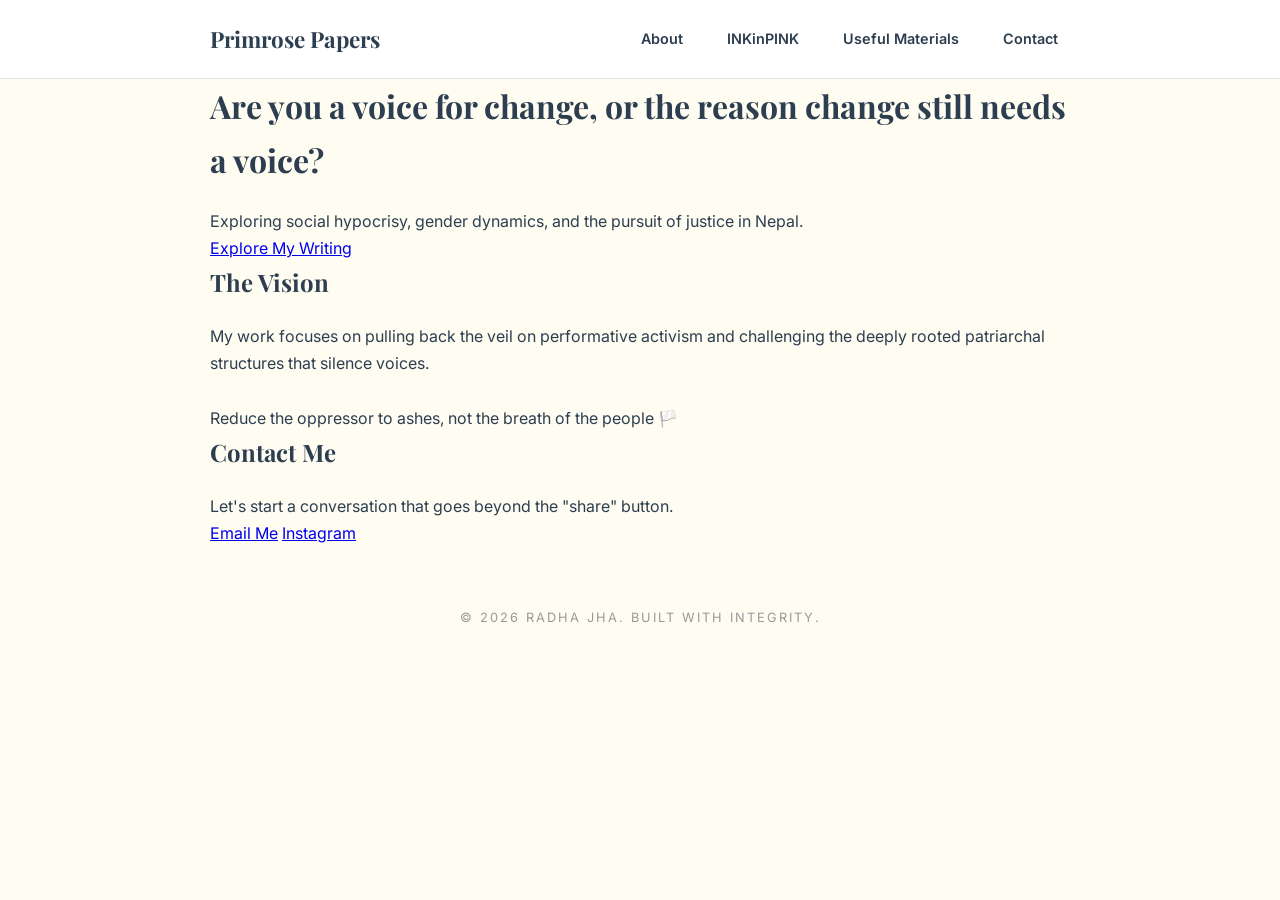
<file: index.html>
<!DOCTYPE html>
<html lang="en">
<head>
    <meta charset="UTF-8">
    <meta name="viewport" content="width=device-width, initial-scale=1.0">
    <title>| Primrose Papers  |</title>
    <link rel="stylesheet" href="style.css">
    <link href="https://fonts.googleapis.com/css2?family=Playfair+Display:wght@700&family=Inter:wght@300;400;600&display=swap" rel="stylesheet">
</head>
<body>

    <nav class="navbar">
        <div class="container">
            <a href="index.html" class="logo">Primrose Papers </a>
            <ul class="nav-links">
                <li><a href="#about">About</a></li>
                <li><a href="read-my-words.html">INKinPINK</a></li>
                <li><a href="useful-materials.html">Useful Materials</a></li>
                <li><a href="#contact">Contact</a></li>
            </ul>
        </div>
    </nav>

    <header class="hero">
        <div class="container">
            <h1>Are you a voice for change, or the reason change still needs a voice?</h1>
            <p>Exploring social hypocrisy, gender dynamics, and the pursuit of justice in Nepal.</p>
            <a href="read-my-words.html" class="btn">Explore My Writing</a>
        </div>
    </header>

    <section id="about" class="section">
        <div class="container">
            <h2>The Vision</h2>
            <p>My work focuses on pulling back the veil on performative activism and challenging the deeply rooted patriarchal structures that silence voices.</p>
      <br><p>Reduce the oppressor to ashes, not the breath of the people 🏳️‍</p>  </div>
    </section>

    <section id="contact" class="section bg-light">
        <div class="container">
            <h2>Contact Me</h2>
            <p>Let's start a conversation that goes beyond the "share" button.</p>
            <div class="contact-links">
                <a href="mailto:rj6730500@example.com" class="contact-item">Email Me</a>
                <a href="https://www.instagram.com/_radhajha4228?igsh=cjlxZmVweGN6b2Mw" target="_blank" class="contact-item">Instagram</a>
            </div>
        </div>
    </section>

    <footer>
        <p>&copy; 2026 Radha Jha. Built with integrity.</p>
    </footer>

</body>
</html>
</file>
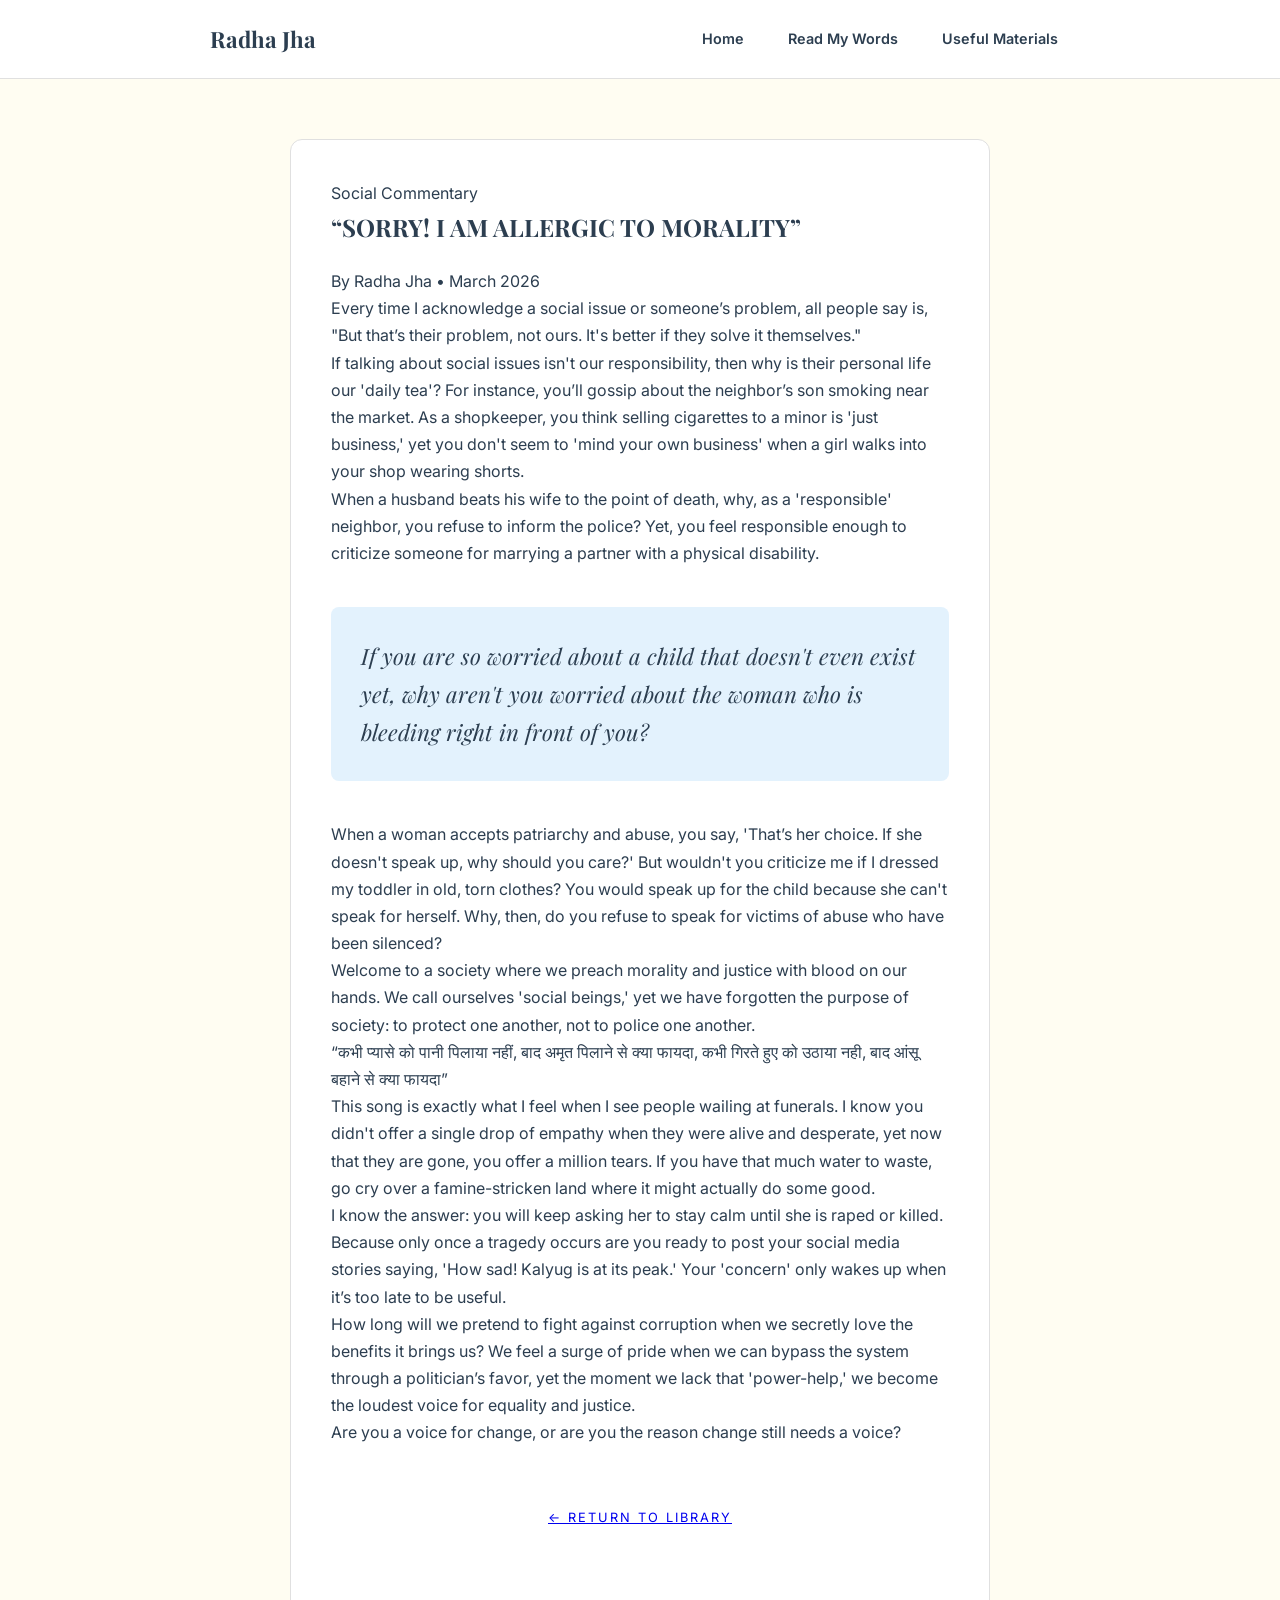
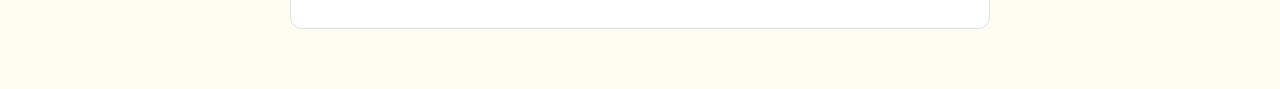
<file: allergic-to-morality.html>
<!DOCTYPE html>
<html lang="en">
<head>
    <meta charset="UTF-8">
    <meta name="viewport" content="width=device-width, initial-scale=1.0">
    <title>Allergic to Morality | Radha Jha</title>
    <link rel="stylesheet" href="../style.css">
    <link href="https://fonts.googleapis.com/css2?family=Playfair+Display:ital,wght@0,700;1,700&family=Inter:wght@300;400;600&display=swap" rel="stylesheet">
</head>
<body>

    <nav class="navbar">
        <div class="container">
            <a href="../index.html" class="logo">Radha Jha</a>
            <ul class="nav-links">
                <li><a href="../index.html">Home</a></li>
                <li><a href="../read-my-words.html">Read My Words</a></li>
                <li><a href="../useful-materials.html">Useful Materials</a></li>
            </ul>
        </div>
    </nav>

    <article class="reading-container">
        <header class="article-header">
            <span class="category">Social Commentary</span>
            <h1 class="italic-title">“SORRY! I AM ALLERGIC TO MORALITY”</h1>
            <div class="article-meta">
                <span>By Radha Jha</span> • <span>March 2026</span>
            </div>
        </header>

        <section class="article-body">
            <p class="lead">Every time I acknowledge a social issue or someone’s problem, all people say is, "But that’s their problem, not ours. It's better if they solve it themselves."</p>

            <p>If talking about social issues isn't our responsibility, then why is their personal life our 'daily tea'? For instance, you’ll gossip about the neighbor’s son smoking near the market. As a shopkeeper, you think selling cigarettes to a minor is 'just business,' yet you don't seem to 'mind your own business' when a girl walks into your shop wearing shorts.</p>

            <p>When a husband beats his wife to the point of death, why, as a 'responsible' neighbor, you refuse to inform the police? Yet, you feel responsible enough to criticize someone for marrying a partner with a physical disability.</p>

            <blockquote>
                If you are so worried about a child that doesn't even exist yet, why aren't you worried about the woman who is bleeding right in front of you?
            </blockquote>

            <p>When a woman accepts patriarchy and abuse, you say, 'That’s her choice. If she doesn't speak up, why should you care?' But wouldn't you criticize me if I dressed my toddler in old, torn clothes? You would speak up for the child because she can't speak for herself. Why, then, do you refuse to speak for victims of abuse who have been silenced?</p>

            <div class="divider"></div>

            <p>Welcome to a society where we preach morality and justice with blood on our hands. We call ourselves 'social beings,' yet we have forgotten the purpose of society: to protect one another, not to police one another.</p>

            <p class="hindi-quote">“कभी प्यासे को पानी पिलाया नहीं, बाद अमृत पिलाने से क्या फायदा, कभी गिरते हुए को उठाया नही, बाद आंसू बहाने से क्या फायदा”</p>

            <p>This song is exactly what I feel when I see people wailing at funerals. I know you didn't offer a single drop of empathy when they were alive and desperate, yet now that they are gone, you offer a million tears. If you have that much water to waste, go cry over a famine-stricken land where it might actually do some good.</p>

            <p>I know the answer: you will keep asking her to stay calm until she is raped or killed. Because only once a tragedy occurs are you ready to post your social media stories saying, 'How sad! Kalyug is at its peak.' Your 'concern' only wakes up when it’s too late to be useful.</p>

            <p>How long will we pretend to fight against corruption when we secretly love the benefits it brings us? We feel a surge of pride when we can bypass the system through a politician’s favor, yet the moment we lack that 'power-help,' we become the loudest voice for equality and justice.</p>

            <p class="conclusion-box">
                Are you a voice for change, or are you the reason change still needs a voice?
            </p>
        </section>

        <footer class="article-footer">
            <a href="../read-my-words.html" class="back-btn">&larr; Return to Library</a>
        </footer>
    </article>

</body>
</html>
</file>
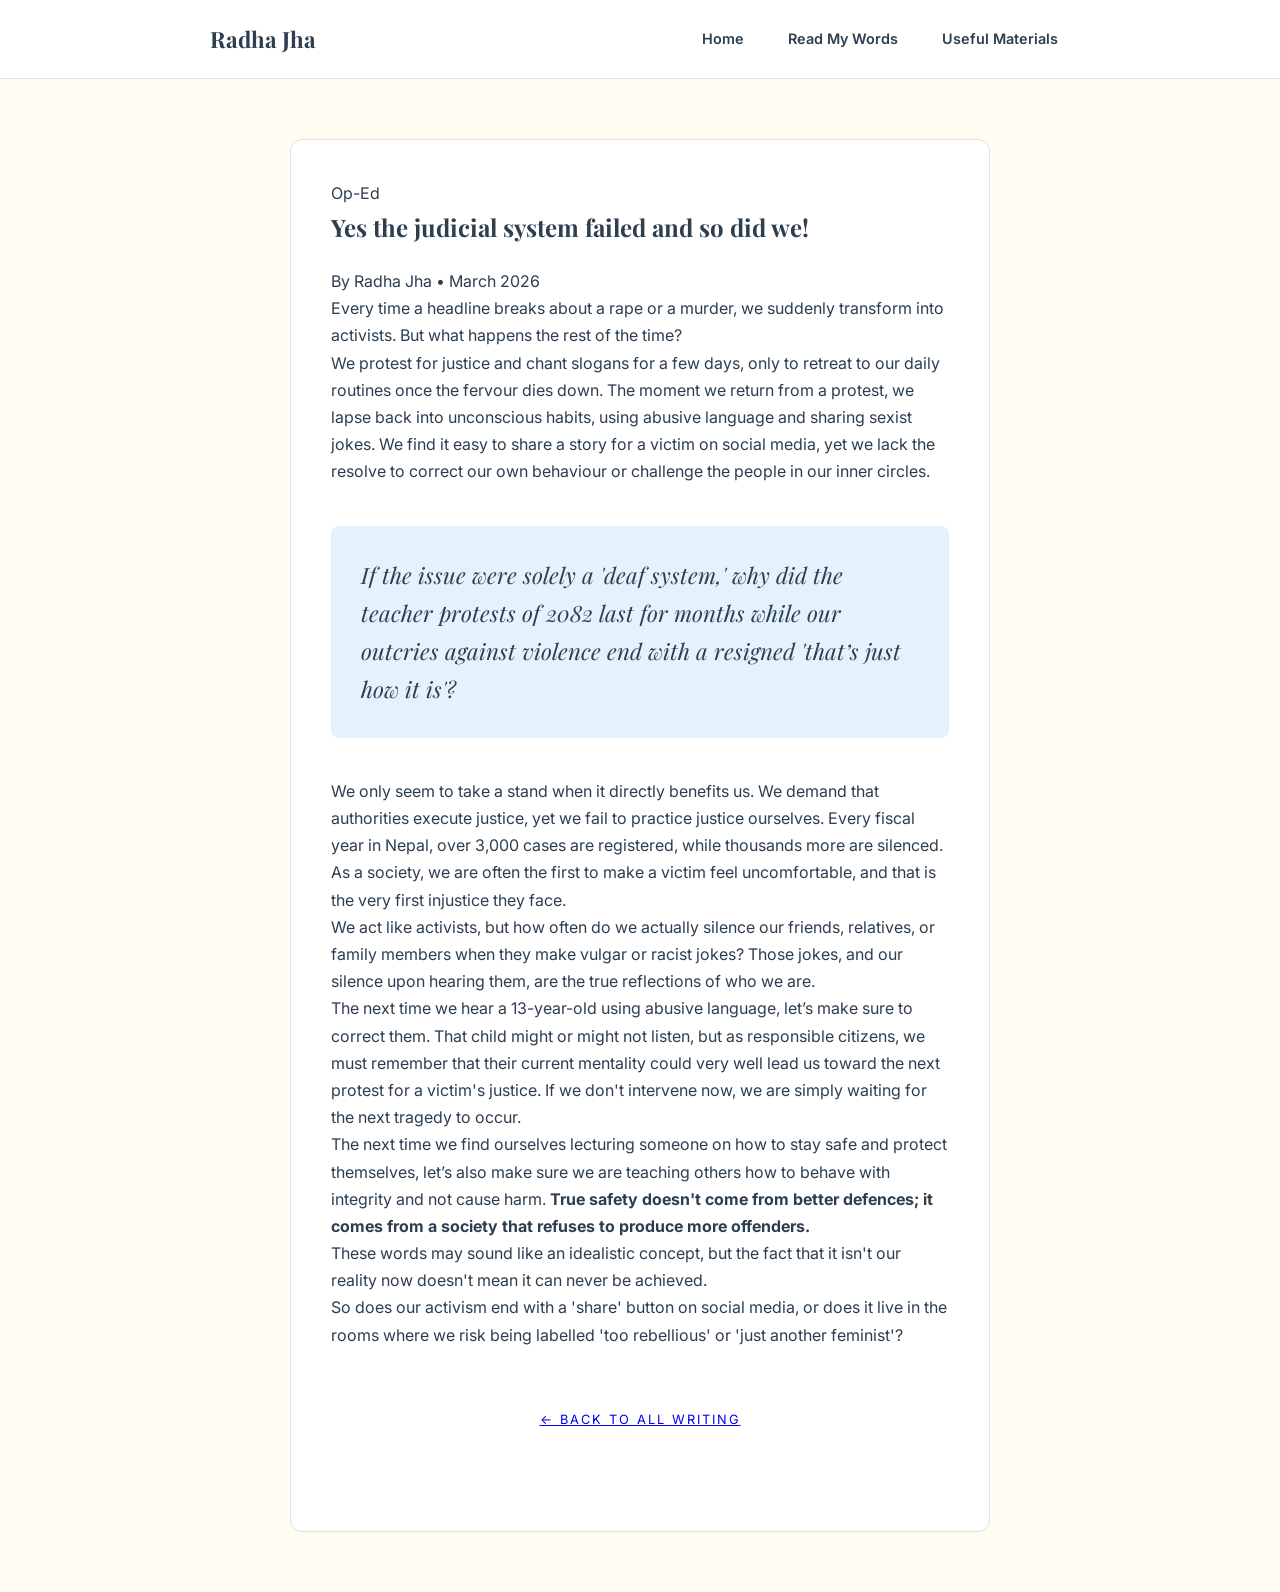
<file: articlesjudicial-system-failure.html>
<!DOCTYPE html>
<html lang="en">
<head>
    <meta charset="UTF-8">
    <meta name="viewport" content="width=device-width, initial-scale=1.0">
    <title>Yes the judicial system failed and so did we! | Radha Jha</title>
    <link rel="stylesheet" href="../style.css">
    <link href="https://fonts.googleapis.com/css2?family=Playfair+Display:ital,wght@0,700;1,700&family=Inter:wght@300;400;600&display=swap" rel="stylesheet">
</head>
<body>

    <nav class="navbar">
        <div class="container">
            <a href="../index.html" class="logo">Radha Jha</a>
            <ul class="nav-links">
                <li><a href="../index.html">Home</a></li>
                <li><a href="../read-my-words.html">Read My Words</a></li>
                <li><a href="../useful-materials.html">Useful Materials</a></li>
            </ul>
        </div>
    </nav>

    <article class="reading-container">
        <header class="article-header">
            <span class="category">Op-Ed</span>
            <h1>Yes the judicial system failed and so did we!</h1>
            <div class="article-meta">
                <span>By Radha Jha</span> • <span>March 2026</span>
            </div>
        </header>

        <section class="article-body">
            <p class="lead">Every time a headline breaks about a rape or a murder, we suddenly transform into activists. But what happens the rest of the time?</p>

            <p>We protest for justice and chant slogans for a few days, only to retreat to our daily routines once the fervour dies down. The moment we return from a protest, we lapse back into unconscious habits, using abusive language and sharing sexist jokes. We find it easy to share a story for a victim on social media, yet we lack the resolve to correct our own behaviour or challenge the people in our inner circles.</p>

            <blockquote>
                If the issue were solely a 'deaf system,' why did the teacher protests of 2082 last for months while our outcries against violence end with a resigned 'that’s just how it is'?
            </blockquote>

            <p>We only seem to take a stand when it directly benefits us. We demand that authorities execute justice, yet we fail to practice justice ourselves. Every fiscal year in Nepal, over 3,000 cases are registered, while thousands more are silenced. As a society, we are often the first to make a victim feel uncomfortable, and that is the very first injustice they face.</p>

            <p>We act like activists, but how often do we actually silence our friends, relatives, or family members when they make vulgar or racist jokes? Those jokes, and our silence upon hearing them, are the true reflections of who we are.</p>

            <p>The next time we hear a 13-year-old using abusive language, let’s make sure to correct them. That child might or might not listen, but as responsible citizens, we must remember that their current mentality could very well lead us toward the next protest for a victim's justice. If we don't intervene now, we are simply waiting for the next tragedy to occur.</p>

            <p>The next time we find ourselves lecturing someone on how to stay safe and protect themselves, let’s also make sure we are teaching others how to behave with integrity and not cause harm. <strong>True safety doesn't come from better defences; it comes from a society that refuses to produce more offenders.</strong></p>

            <p>These words may sound like an idealistic concept, but the fact that it isn't our reality now doesn't mean it can never be achieved.</p>

            <p class="conclusion-question">So does our activism end with a 'share' button on social media, or does it live in the rooms where we risk being labelled 'too rebellious' or 'just another feminist'?</p>
        </section>

        <footer class="article-footer">
            <a href="../read-my-words.html" class="back-btn">&larr; Back to all writing</a>
        </footer>
    </article>

</body>
</html>
</file>
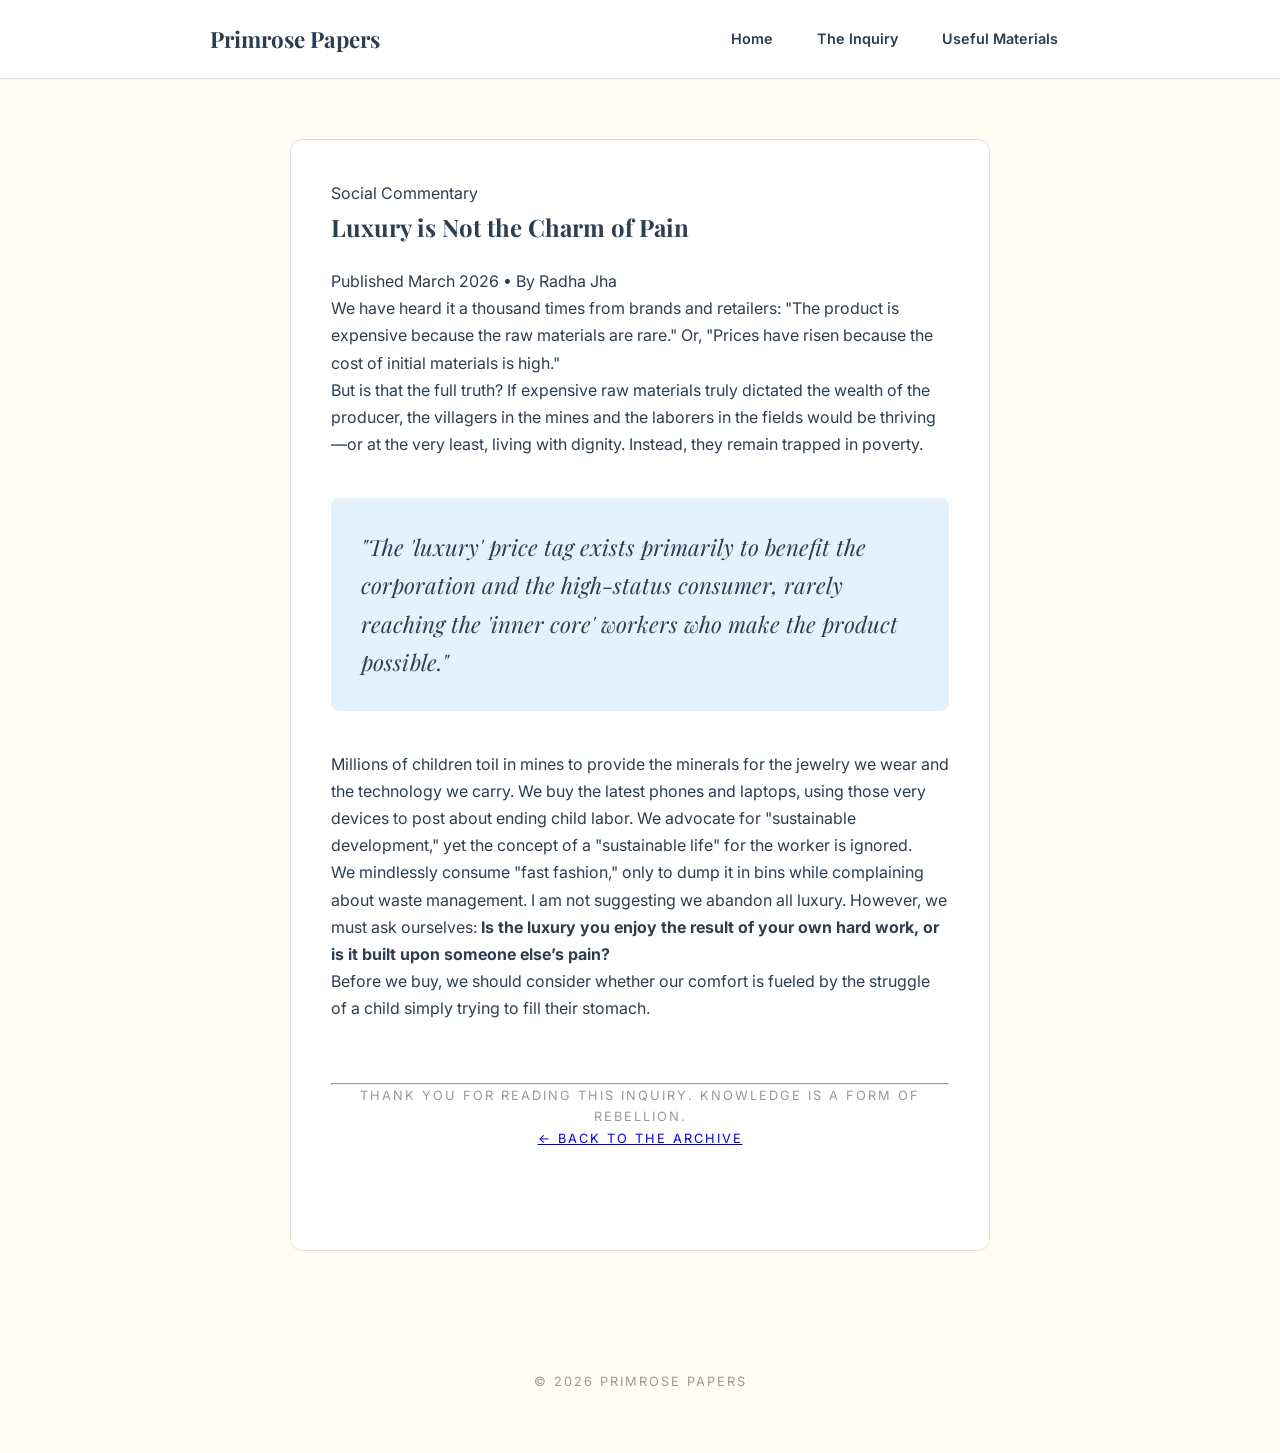
<file: luxury-not-charm.html>
<!DOCTYPE html>
<html lang="en">
<head>
    <meta charset="UTF-8">
    <meta name="viewport" content="width=device-width, initial-scale=1.0">
    <title>Luxury is Not the Charm of Pain | Primrose Papers</title>
    <link rel="stylesheet" href="style.css">
    <link href="https://fonts.googleapis.com/css2?family=Playfair+Display:ital,wght@0,700;1,700&family=Inter:wght@300;400;600&display=swap" rel="stylesheet">
</head>
<body>

    <nav class="navbar">
        <div class="container">
            <a href="index.html" class="logo">Primrose Papers</a>
            <ul class="nav-links">
                <li><a href="index.html">Home</a></li>
                <li><a href="read-my-words.html">The Inquiry</a></li>
                <li><a href="useful-materials.html">Useful Materials</a></li>
            </ul>
        </div>
    </nav>

    <article class="reading-container animate-in">
        <header class="article-header">
            <span class="category">Social Commentary</span>
            <h1 class="italic-title">Luxury is Not the Charm of Pain</h1>
            <p class="article-meta">Published March 2026 • By Radha Jha</p>
        </header>

        <div class="article-body">
            <p class="lead">
                We have heard it a thousand times from brands and retailers: "The product is expensive because the raw materials are rare." Or, "Prices have risen because the cost of initial materials is high."
            </p>

            <p>
                But is that the full truth? If expensive raw materials truly dictated the wealth of the producer, the villagers in the mines and the laborers in the fields would be thriving—or at the very least, living with dignity. Instead, they remain trapped in poverty. 
            </p>

            <blockquote>
                "The 'luxury' price tag exists primarily to benefit the corporation and the high-status consumer, rarely reaching the 'inner core' workers who make the product possible."
            </blockquote>

            <p>
                Millions of children toil in mines to provide the minerals for the jewelry we wear and the technology we carry. We buy the latest phones and laptops, using those very devices to post about ending child labor. We advocate for "sustainable development," yet the concept of a "sustainable life" for the worker is ignored. 
            </p>

            <p>
                We mindlessly consume "fast fashion," only to dump it in bins while complaining about waste management. I am not suggesting we abandon all luxury. However, we must ask ourselves: <strong>Is the luxury you enjoy the result of your own hard work, or is it built upon someone else’s pain?</strong>
            </p>

            <p>
                Before we buy, we should consider whether our comfort is fueled by the struggle of a child simply trying to fill their stomach.
            </p>
        </div>

        <footer class="article-footer">
            <hr>
            <p>Thank you for reading this inquiry. Knowledge is a form of rebellion.</p>
            <a href="read-my-words.html" class="btn">&larr; Back to The Archive</a>
        </footer>
    </article>

    <footer>
        <p>&copy; 2026 Primrose Papers</p>
    </footer>

</body>
</html>
</file>
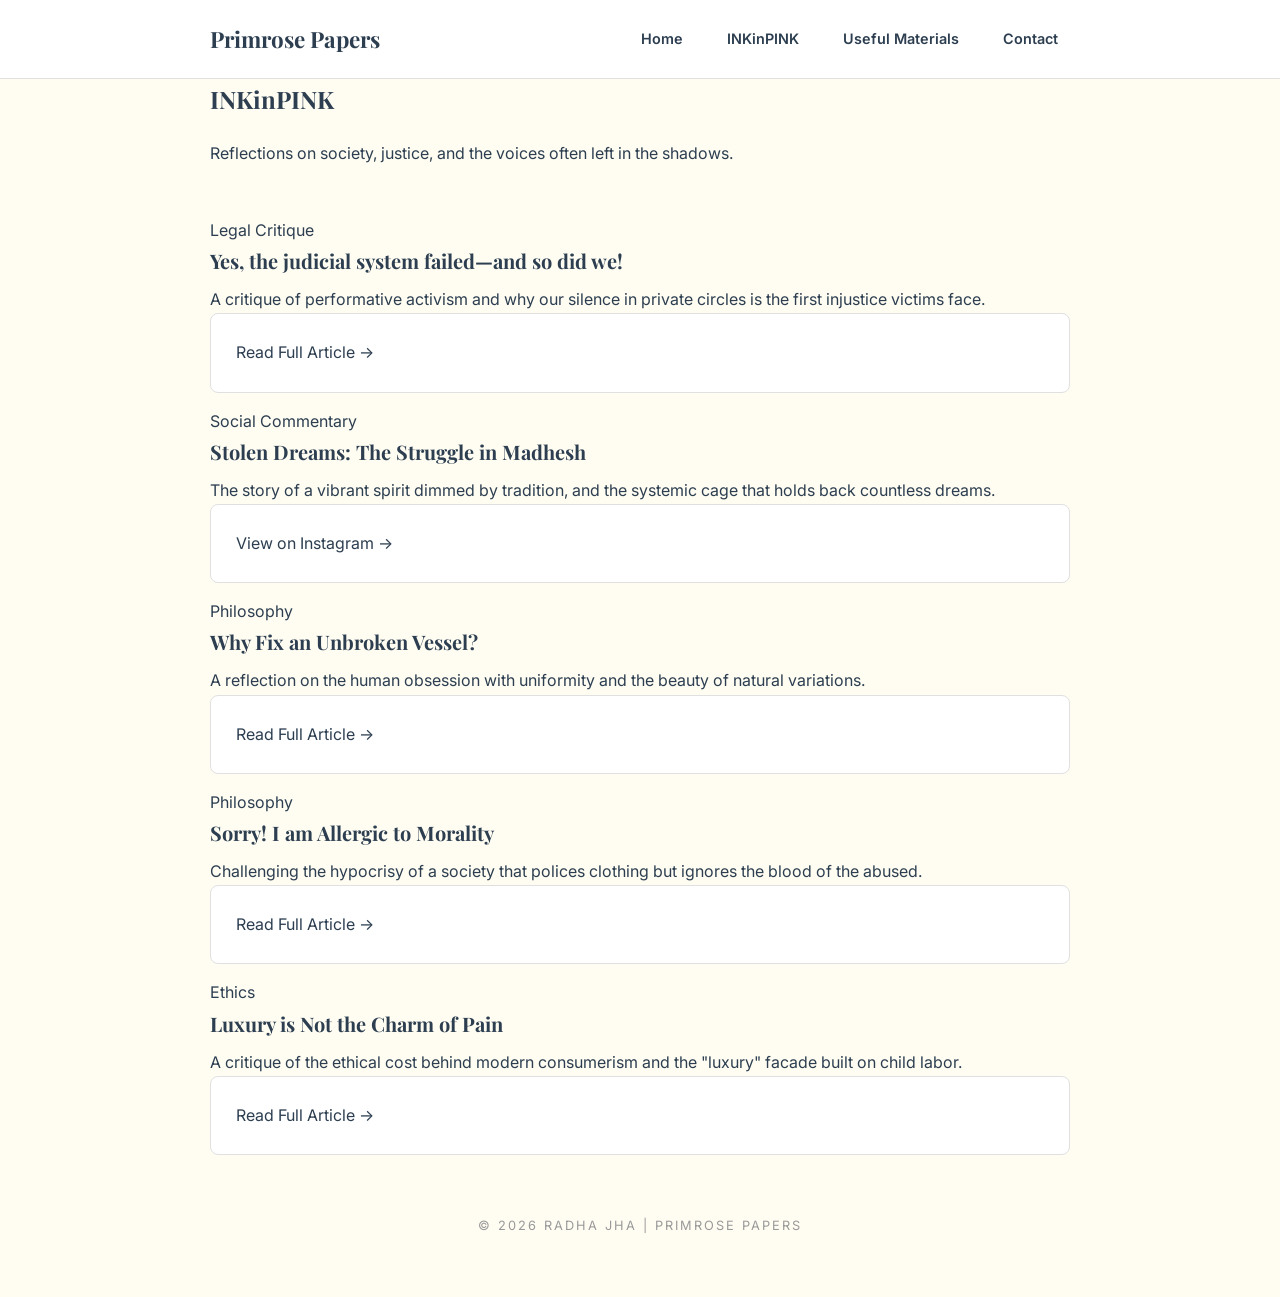
<file: read-my-words.html>
<!DOCTYPE html>
<html lang="en">
<head>
    <meta charset="UTF-8">
    <meta name="viewport" content="width=device-width, initial-scale=1.0">
    <title>INKinPINK | Primrose Papers</title>
    <link rel="stylesheet" href="style.css">
    <link href="https://fonts.googleapis.com/css2?family=Playfair+Display:ital,wght@0,700;1,700&family=Inter:wght@300;400;600&display=swap" rel="stylesheet">
</head>
<body>

    <nav class="navbar">
        <div class="container">
            <a href="index.html" class="logo">Primrose Papers</a>
            <ul class="nav-links">
                <li><a href="index.html">Home</a></li>
                <li><a href="read-my-words.html" class="active">INKinPINK</a></li>
                <li><a href="useful-materials.html">Useful Materials</a></li>
                <li><a href="index.html#contact">Contact</a></li>
            </ul>
        </div>
    </nav>

    <section class="section">
        <div class="container animate-in">
            <header class="section-header" style="margin-bottom: 50px;">
                <h1 class="italic-title">INKinPINK</h1>
                <p class="subtitle">Reflections on society, justice, and the voices often left in the shadows.</p>
            </header>

            <div class="article-list">
                
                <div class="article-card">
                    <span class="category">Legal Critique</span>
                    <h3>Yes, the judicial system failed—and so did we!</h3>
                    <p class="resource-desc">A critique of performative activism and why our silence in private circles is the first injustice victims face.</p>
                    <a href="articles/judicial-system-failure.html" class="read-link">Read Full Article &rarr;</a>
                </div>

                <div class="article-card">
                    <span class="category">Social Commentary</span>
                    <h3>Stolen Dreams: The Struggle in Madhesh</h3>
                    <p class="resource-desc">The story of a vibrant spirit dimmed by tradition, and the systemic cage that holds back countless dreams.</p>
                    <a href="https://www.instagram.com/p/DPc_r_Tkjqw/?igsh=Z2J4bHU5OHc4aGQw" class="read-link" target="_blank" rel="noopener noreferrer">View on Instagram &rarr;</a>
                </div>
<div class="article-card">
    <span class="category">Philosophy</span>
    <h3>Why Fix an Unbroken Vessel?</h3>
    <p class="resource-desc">A reflection on the human obsession with uniformity and the beauty of natural variations.</p>
    <a href="articles/unbroken-vessel.html" class="read-link">Read Full Article &rarr;</a>
</div>

                <div class="article-card">
                    <span class="category">Philosophy</span>
                    <h3>Sorry! I am Allergic to Morality</h3>
                    <p class="resource-desc">Challenging the hypocrisy of a society that polices clothing but ignores the blood of the abused.</p>
                    <a href="articles/allergic-to-morality.html" class="read-link">Read Full Article &rarr;</a>
                </div>

                <div class="article-card">
                    <span class="category">Ethics</span>
                    <h3>Luxury is Not the Charm of Pain</h3>
                    <p class="resource-desc">A critique of the ethical cost behind modern consumerism and the "luxury" facade built on child labor.</p>
                    <a href="luxury-not-charm.html" class="read-link">Read Full Article &rarr;</a>
                </div>

            </div>
        </div>
    </section>

    <footer>
        <p>&copy; 2026 Radha Jha | Primrose Papers</p>
    </footer>

</body>
</html>
</file>
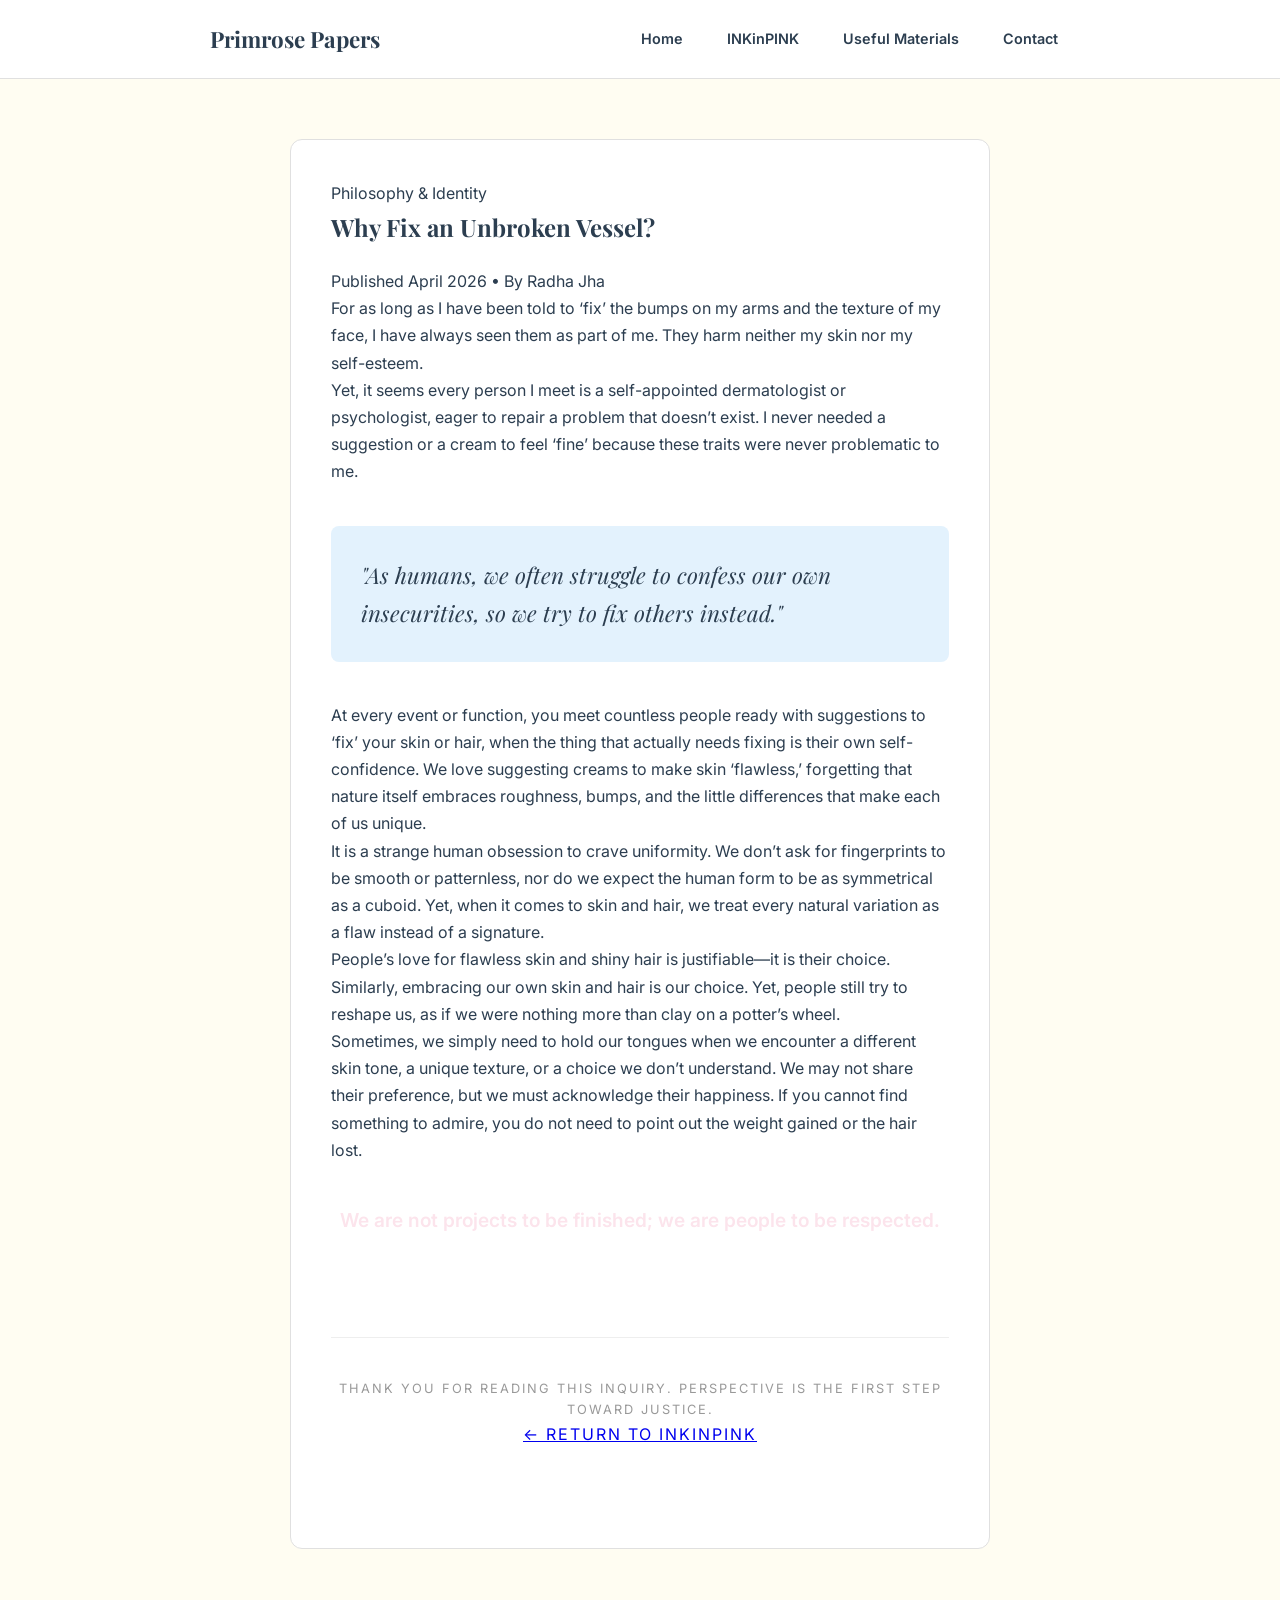
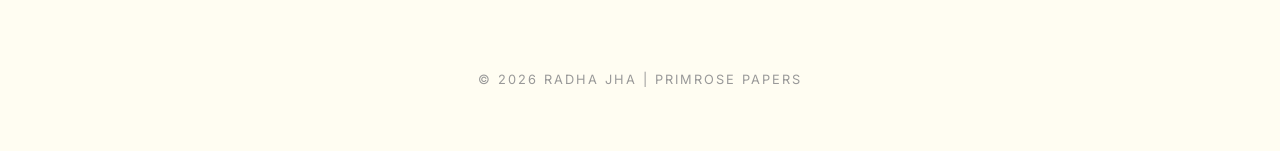
<file: unbroken-vessel.html>
<!DOCTYPE html>
<html lang="en">
<head>
    <meta charset="UTF-8">
    <meta name="viewport" content="width=device-width, initial-scale=1.0">
    <title>Why Fix an Unbroken Vessel? | Primrose Papers</title>
    <link rel="stylesheet" href="style.css">
    <link href="https://fonts.googleapis.com/css2?family=Playfair+Display:ital,wght@0,700;1,700&family=Inter:wght@300;400;600&display=swap" rel="stylesheet">
</head>
<body>

    <nav class="navbar">
        <div class="container">
            <a href="index.html" class="logo">Primrose Papers</a>
            <ul class="nav-links">
                <li><a href="index.html">Home</a></li>
                <li><a href="read-my-words.html" class="active">INKinPINK</a></li>
                <li><a href="useful-materials.html">Useful Materials</a></li>
                <li><a href="index.html#contact">Contact</a></li>
            </ul>
        </div>
    </nav>

    <article class="reading-container animate-in">
        <header class="article-header">
            <span class="category">Philosophy & Identity</span>
            <h1 class="italic-title">Why Fix an Unbroken Vessel?</h1>
            <p class="article-meta">Published April 2026 • By Radha Jha</p>
        </header>

        <div class="article-body">
            <p class="lead">
                For as long as I have been told to ‘fix’ the bumps on my arms and the texture of my face, I have always seen them as part of me. They harm neither my skin nor my self-esteem. 
            </p>

            <p>
                Yet, it seems every person I meet is a self-appointed dermatologist or psychologist, eager to repair a problem that doesn’t exist. I never needed a suggestion or a cream to feel ‘fine’ because these traits were never problematic to me.
            </p>

            <blockquote>
                "As humans, we often struggle to confess our own insecurities, so we try to fix others instead."
            </blockquote>

            <p>
                At every event or function, you meet countless people ready with suggestions to ‘fix’ your skin or hair, when the thing that actually needs fixing is their own self-confidence. We love suggesting creams to make skin ‘flawless,’ forgetting that nature itself embraces roughness, bumps, and the little differences that make each of us unique.
            </p>

            <p>
                It is a strange human obsession to crave uniformity. We don’t ask for fingerprints to be smooth or patternless, nor do we expect the human form to be as symmetrical as a cuboid. Yet, when it comes to skin and hair, we treat every natural variation as a flaw instead of a signature.
            </p>

            <p>
                People’s love for flawless skin and shiny hair is justifiable—it is their choice. Similarly, embracing our own skin and hair is our choice. Yet, people still try to reshape us, as if we were nothing more than clay on a potter’s wheel.
            </p>

            <p>
                Sometimes, we simply need to hold our tongues when we encounter a different skin tone, a unique texture, or a choice we don’t understand. We may not share their preference, but we must acknowledge their happiness. If you cannot find something to admire, you do not need to point out the weight gained or the hair lost. 
            </p>

            <p style="font-weight: 600; font-size: 1.2rem; color: var(--accent-pink); text-align: center; margin-top: 40px;">
                We are not projects to be finished; we are people to be respected.
            </p>
        </div>

        <footer class="article-footer">
            <hr style="border: 0; border-top: 1px solid #eee; margin: 40px 0;">
            <p>Thank you for reading this inquiry. Perspective is the first step toward justice.</p>
            <a href="read-my-words.html" class="read-link" style="font-size: 1rem;">&larr; Return to Inkinpink</a>
        </footer>
    </article>

    <footer>
        <p>&copy; 2026 Radha Jha | Primrose Papers</p>
    </footer>

</body>
</html>
</file>
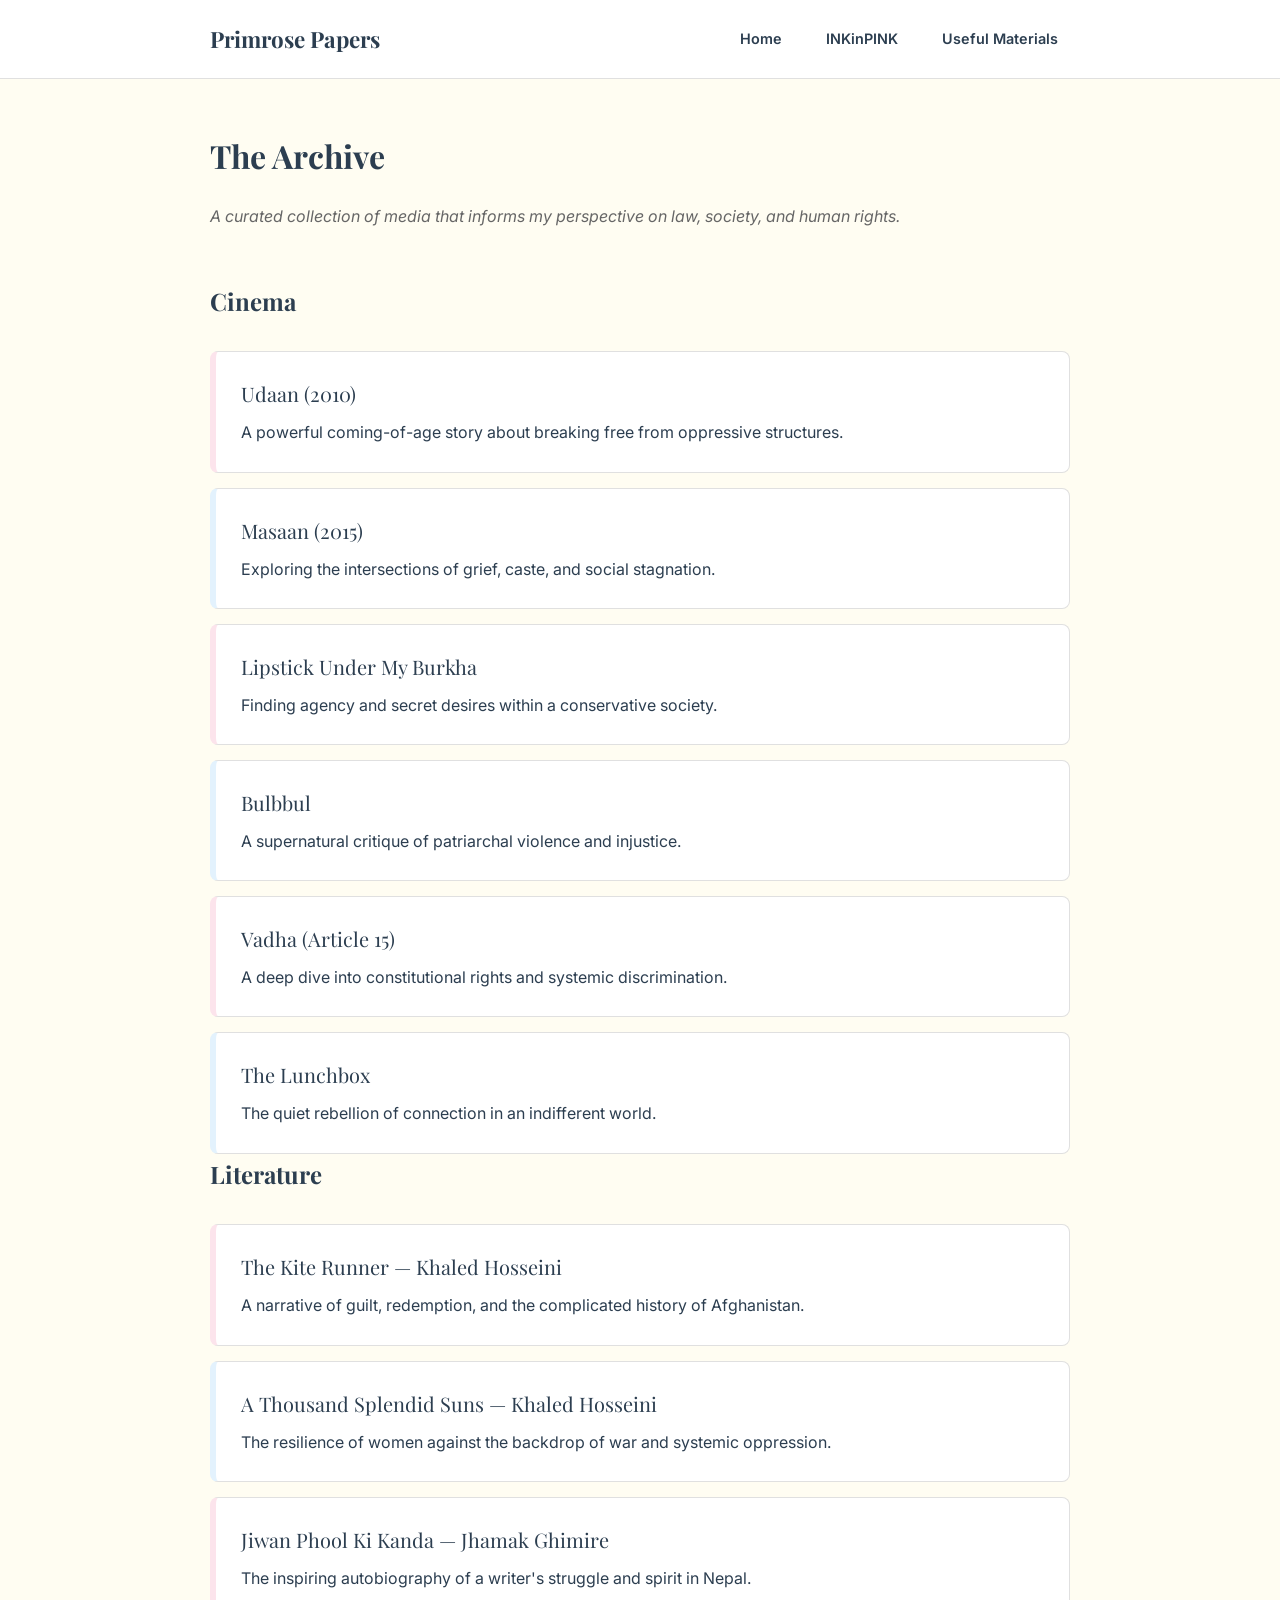
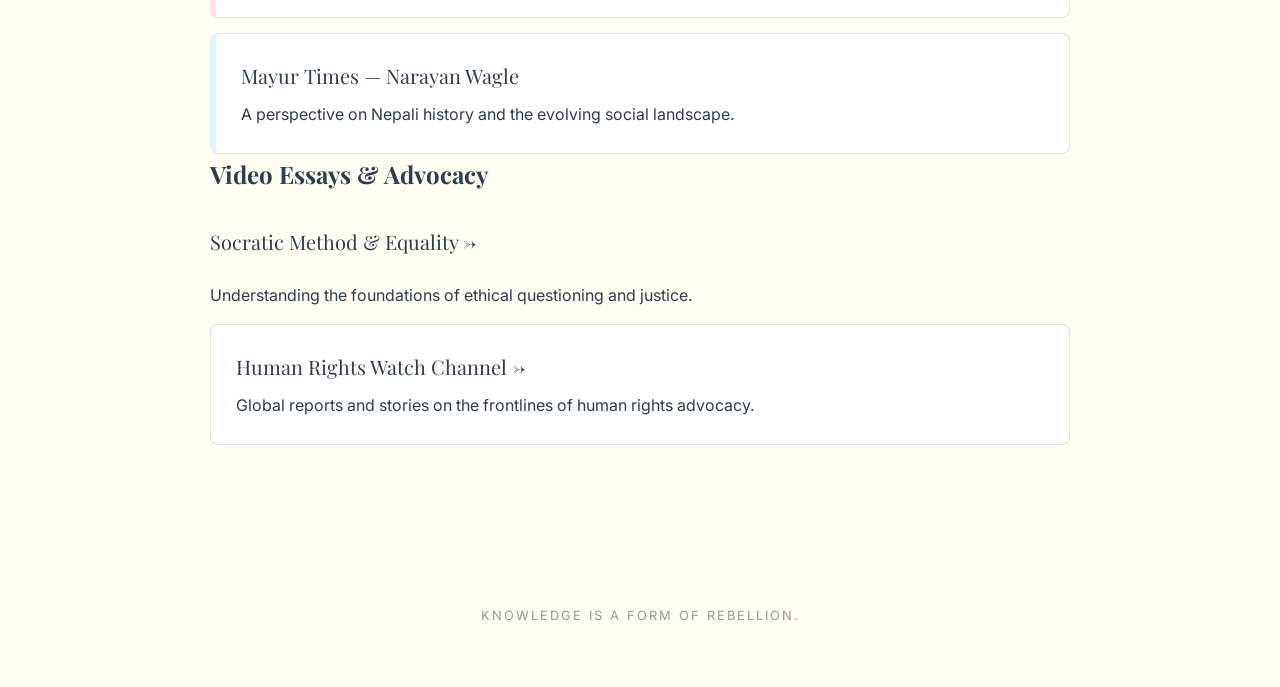
<file: useful-materials.html>
<!DOCTYPE html>
<html lang="en">
<head>
    <meta charset="UTF-8">
    <meta name="viewport" content="width=device-width, initial-scale=1.0">
    <title>The Archive | Primrose Papers </title>
    <link rel="stylesheet" href="style.css">
    <link href="https://fonts.googleapis.com/css2?family=Playfair+Display:ital,wght@0,700;1,700&family=Inter:wght@300;400;600&display=swap" rel="stylesheet">
</head>
<body>

    <nav class="navbar">
        <div class="container">
            <a href="index.html" class="logo">Primrose Papers </a>
            <ul class="nav-links">
                <li><a href="index.html">Home</a></li>
                <li><a href="read-my-words.html">INKinPINK</a></li>
                <li><a href="useful-materials.html" class="active">Useful Materials</a></li>
            </ul>
        </div>
    </nav>

    <div class="container animate-in">
        <header class="page-header" style="margin-top: 50px; margin-bottom: 50px;">
            <h1 class="italic-title">The Archive</h1>
            <p style="color: #666; font-style: italic;">A curated collection of media that informs my perspective on law, society, and human rights.</p>
        </header>

        <section class="resource-section">
            <h2 class="resource-type">Cinema</h2>
            <ul class="resource-list">
                <li>
                    <a href="https://youtu.be/CIrlJDtUpac?si=m5cXwpnYxczdVtFC" target="_blank" class="resource-link">Udaan (2010)</a>
                    <p class="resource-desc">A powerful coming-of-age story about breaking free from oppressive structures.</p>
                </li>
                <li>
                    <a href="https://www.imdb.com/title/tt4635372/" target="_blank" class="resource-link">Masaan (2015)</a>
                    <p class="resource-desc">Exploring the intersections of grief, caste, and social stagnation.</p>
                </li>
                <li>
                    <a href="https://www.imdb.com/title/tt4807830/" target="_blank" class="resource-link">Lipstick Under My Burkha</a>
                    <p class="resource-desc">Finding agency and secret desires within a conservative society.</p>
                </li>
                <li>
                    <a href="https://www.imdb.com/title/tt12474442/" target="_blank" class="resource-link">Bulbbul</a>
                    <p class="resource-desc">A supernatural critique of patriarchal violence and injustice.</p>
                </li>
                <li>
                    <a href="https://youtu.be/gELNZpmyqAI?si=Jso-XjZ8cu6kQ6oS" target="_blank" class="resource-link">Vadha (Article 15)</a>
                    <p class="resource-desc">A deep dive into constitutional rights and systemic discrimination.</p>
                </li>
                <li>
                    <a href="https://www.imdb.com/title/tt1146336/" target="_blank" class="resource-link">The Lunchbox</a>
                    <p class="resource-desc">The quiet rebellion of connection in an indifferent world.</p>
                </li>
            </ul>
        </section>

        <section class="resource-section">
            <h2 class="resource-type">Literature</h2>
            <ul class="resource-list">
                <li>
                    <a href="The Kite Runner https://share.google/iANzGaSsV3s0a7gjS" target="_blank" class="resource-link">The Kite Runner — Khaled Hosseini</a>
                    <p class="resource-desc">A narrative of guilt, redemption, and the complicated history of Afghanistan.</p>
                </li>
                <li>
                    <a href="A Thousand Splendid Suns https://share.google/Jy08t73QL1ZRBnlnz" target="_blank" class="resource-link">A Thousand Splendid Suns — Khaled Hosseini</a>
                    <p class="resource-desc">The resilience of women against the backdrop of war and systemic oppression.</p>
                </li>
                <li>
                    <a href="https://www.goodreads.com/book/show/13486361-jiwan-phool-ki-kanda" target="_blank" class="resource-link">Jiwan Phool Ki Kanda — Jhamak Ghimire</a>
                    <p class="resource-desc">The inspiring autobiography of a writer's struggle and spirit in Nepal.</p>
                </li>
                <li>
                    <a href="https://www.goodreads.com/book/show/18465712-mayur-times" target="_blank" class="resource-link">Mayur Times — Narayan Wagle</a>
                    <p class="resource-desc">A perspective on Nepali history and the evolving social landscape.</p>
                </li>
            </ul>
        </section>

        <section class="resource-section">
            <h2 class="resource-type">Video Essays & Advocacy</h2>
            <ul 
                <li>
                    <a href="https://www.youtube.com/results?search_query=Socrates+Philosophy+Equality" target="_blank" class="resource-link">Socratic Method & Equality &rarr;</a>
                    <p class="resource-desc">Understanding the foundations of ethical questioning and justice.</p>
                </li>
                <li>
                    <a href="https://www.youtube.com/@HumanRightsWatch" target="_blank" class="resource-link">Human Rights Watch Channel &rarr;</a>
                    <p class="resource-desc">Global reports and stories on the frontlines of human rights advocacy.</p>
                </li>
            </ul>
        </section>

        <footer class="article-footer" style="margin-top: 100px;">
            <p>Knowledge is a form of rebellion.</p>
        </footer>
    </div>

</body>
</html>
</file>
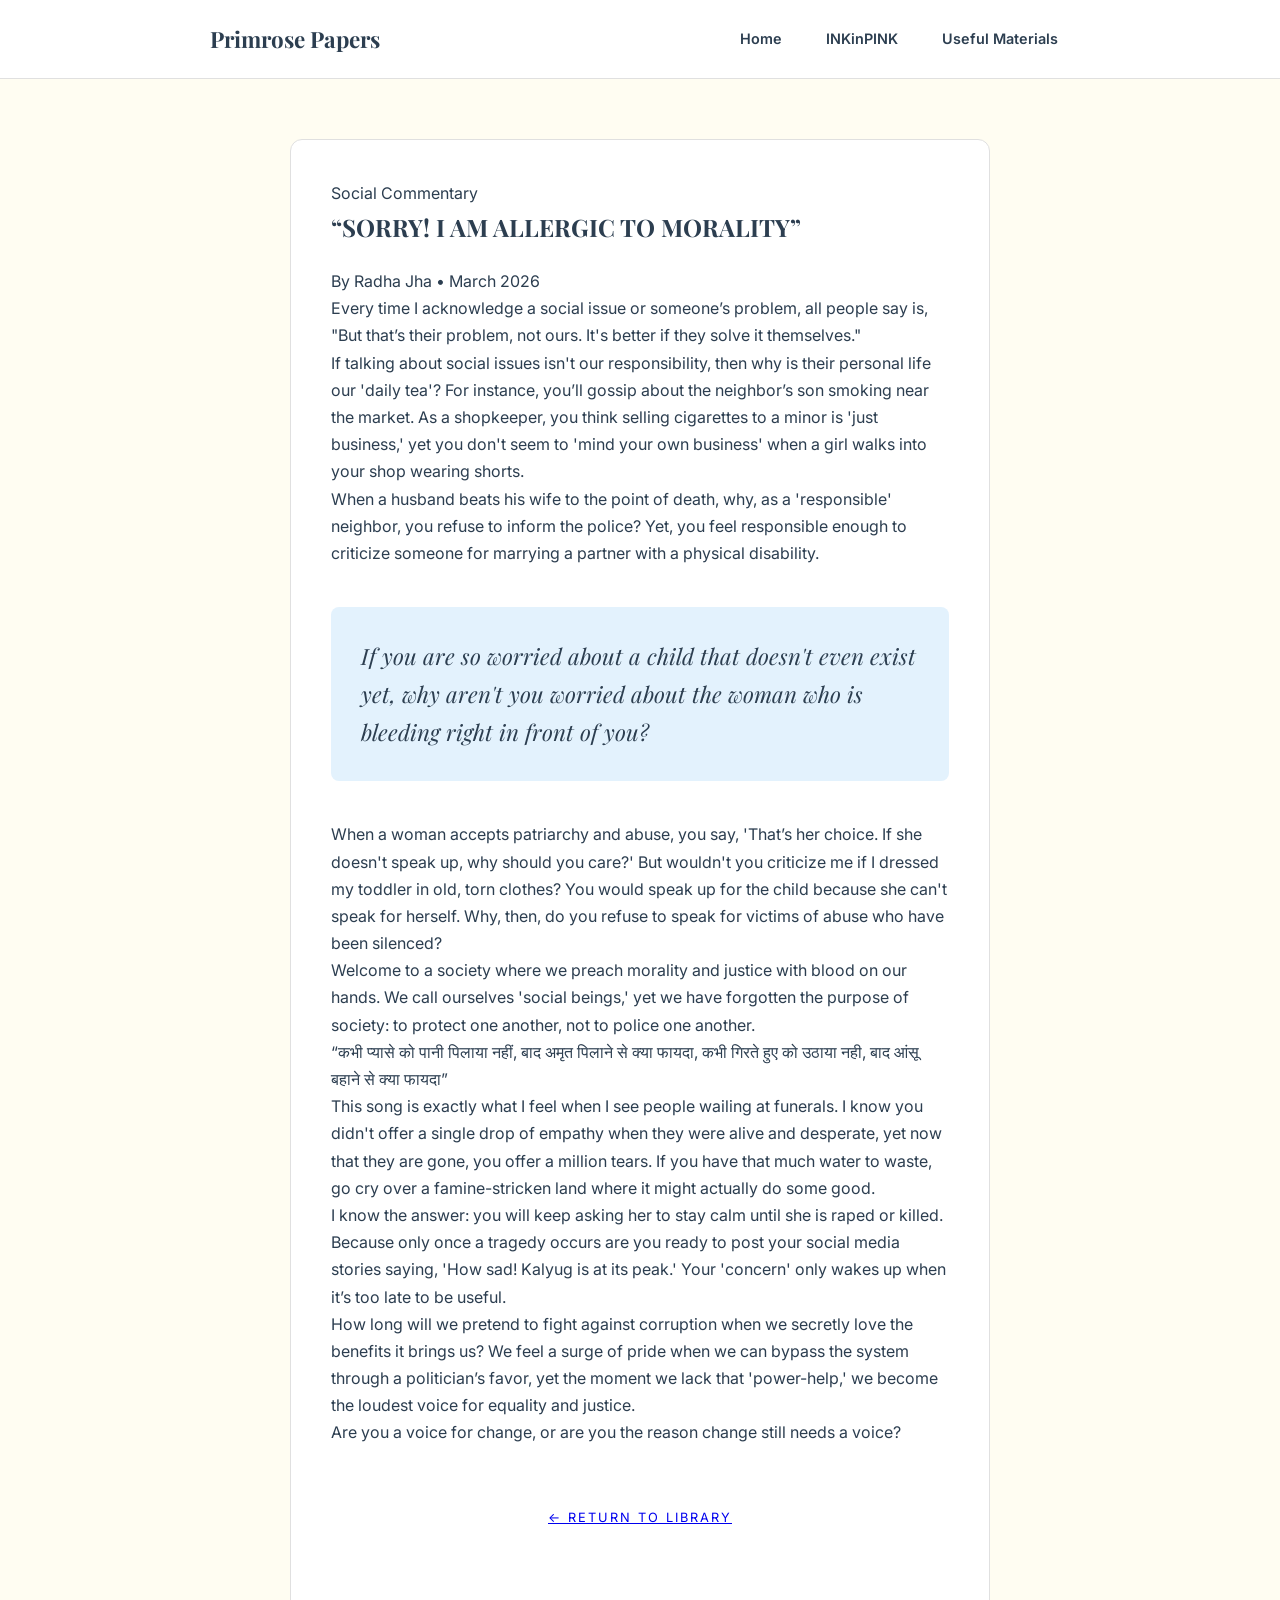
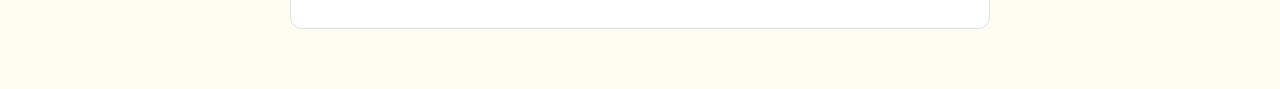
<file: articles/allergic-to-morality.html>
<!DOCTYPE html>
<html lang="en">
<head>
    <meta charset="UTF-8">
    <meta name="viewport" content="width=device-width, initial-scale=1.0">
    <title>Allergic to Morality | Primrose Papers </title>
    <link rel="stylesheet" href="../style.css">
    <link href="https://fonts.googleapis.com/css2?family=Playfair+Display:ital,wght@0,700;1,700&family=Inter:wght@300;400;600&display=swap" rel="stylesheet">
</head>
<body>

    <nav class="navbar">
        <div class="container">
            <a href="../index.html" class="logo">Primrose Papers </a>
            <ul class="nav-links">
                <li><a href="../index.html">Home</a></li>
                <li><a href="../read-my-words.html">INKinPINK</a></li>
                <li><a href="../useful-materials.html">Useful Materials</a></li>
            </ul>
        </div>
    </nav>

    <article class="reading-container">
        <header class="article-header">
            <span class="category">Social Commentary</span>
            <h1 class="italic-title">“SORRY! I AM ALLERGIC TO MORALITY”</h1>
            <div class="article-meta">
                <span>By Radha Jha</span> • <span>March 2026</span>
            </div>
        </header>

        <section class="article-body">
            <p class="lead">Every time I acknowledge a social issue or someone’s problem, all people say is, "But that’s their problem, not ours. It's better if they solve it themselves."</p>

            <p>If talking about social issues isn't our responsibility, then why is their personal life our 'daily tea'? For instance, you’ll gossip about the neighbor’s son smoking near the market. As a shopkeeper, you think selling cigarettes to a minor is 'just business,' yet you don't seem to 'mind your own business' when a girl walks into your shop wearing shorts.</p>

            <p>When a husband beats his wife to the point of death, why, as a 'responsible' neighbor, you refuse to inform the police? Yet, you feel responsible enough to criticize someone for marrying a partner with a physical disability.</p>

            <blockquote>
                If you are so worried about a child that doesn't even exist yet, why aren't you worried about the woman who is bleeding right in front of you?
            </blockquote>

            <p>When a woman accepts patriarchy and abuse, you say, 'That’s her choice. If she doesn't speak up, why should you care?' But wouldn't you criticize me if I dressed my toddler in old, torn clothes? You would speak up for the child because she can't speak for herself. Why, then, do you refuse to speak for victims of abuse who have been silenced?</p>

            <div class="divider"></div>

            <p>Welcome to a society where we preach morality and justice with blood on our hands. We call ourselves 'social beings,' yet we have forgotten the purpose of society: to protect one another, not to police one another.</p>

            <p class="hindi-quote">“कभी प्यासे को पानी पिलाया नहीं, बाद अमृत पिलाने से क्या फायदा, कभी गिरते हुए को उठाया नही, बाद आंसू बहाने से क्या फायदा”</p>

            <p>This song is exactly what I feel when I see people wailing at funerals. I know you didn't offer a single drop of empathy when they were alive and desperate, yet now that they are gone, you offer a million tears. If you have that much water to waste, go cry over a famine-stricken land where it might actually do some good.</p>

            <p>I know the answer: you will keep asking her to stay calm until she is raped or killed. Because only once a tragedy occurs are you ready to post your social media stories saying, 'How sad! Kalyug is at its peak.' Your 'concern' only wakes up when it’s too late to be useful.</p>

            <p>How long will we pretend to fight against corruption when we secretly love the benefits it brings us? We feel a surge of pride when we can bypass the system through a politician’s favor, yet the moment we lack that 'power-help,' we become the loudest voice for equality and justice.</p>

            <p class="conclusion-box">
                Are you a voice for change, or are you the reason change still needs a voice?
            </p>
        </section>

        <footer class="article-footer">
            <a href="../read-my-words.html" class="back-btn">&larr; Return to Library</a>
        </footer>
    </article>

</body>
</html>
</file>
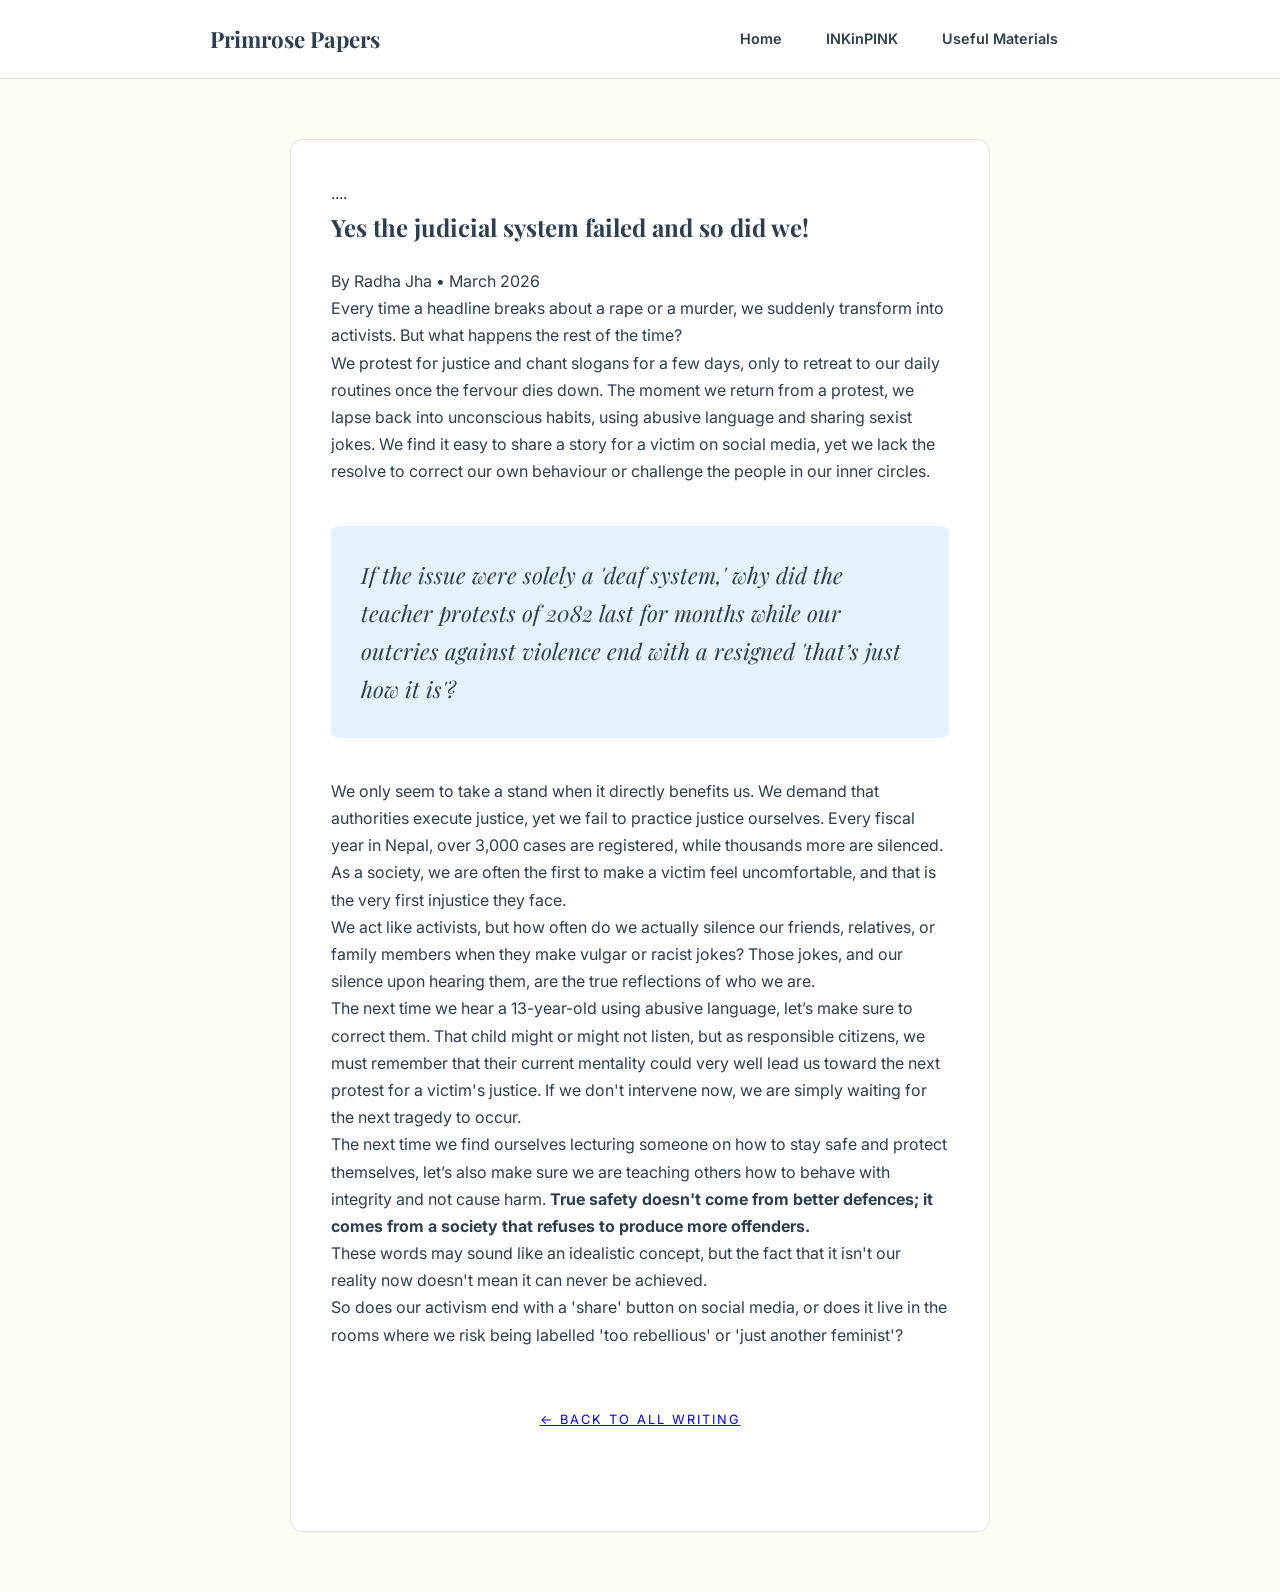
<file: articles/judicial-system-failure.html>
<!DOCTYPE html>
<html lang="en">
<head>
    <meta charset="UTF-8">
    <meta name="viewport" content="width=device-width, initial-scale=1.0">
    <title>Yes the judicial system failed and so did we! | Primrose Papers </title>
    <link rel="stylesheet" href="../style.css">
    <link href="https://fonts.googleapis.com/css2?family=Playfair+Display:ital,wght@0,700;1,700&family=Inter:wght@300;400;600&display=swap" rel="stylesheet">
</head>
<body>

    <nav class="navbar">
        <div class="container">
            <a href="../index.html" class="logo">Primrose Papers </a>
            <ul class="nav-links">
                <li><a href="../index.html">Home</a></li>
                <li><a href="../read-my-words.html">INKinPINK</a></li>
                <li><a href="../useful-materials.html">Useful Materials</a></li>
            </ul>
        </div>
    </nav>

    <article class="reading-container">
        <header class="article-header">
            <span class="category">....</span>
            <h1 class="animate-in">Yes the judicial system failed and so did we!</h1>
            <div class="article-meta">
                <span>By Radha Jha</span> • <span>March 2026</span>
            </div>
        </header>

        <section class="article-body">
            <p class="lead">Every time a headline breaks about a rape or a murder, we suddenly transform into activists. But what happens the rest of the time?</p>

            <p>We protest for justice and chant slogans for a few days, only to retreat to our daily routines once the fervour dies down. The moment we return from a protest, we lapse back into unconscious habits, using abusive language and sharing sexist jokes. We find it easy to share a story for a victim on social media, yet we lack the resolve to correct our own behaviour or challenge the people in our inner circles.</p>

            <blockquote>
                If the issue were solely a 'deaf system,' why did the teacher protests of 2082 last for months while our outcries against violence end with a resigned 'that’s just how it is'?
            </blockquote>

            <p>We only seem to take a stand when it directly benefits us. We demand that authorities execute justice, yet we fail to practice justice ourselves. Every fiscal year in Nepal, over 3,000 cases are registered, while thousands more are silenced. As a society, we are often the first to make a victim feel uncomfortable, and that is the very first injustice they face.</p>

            <p>We act like activists, but how often do we actually silence our friends, relatives, or family members when they make vulgar or racist jokes? Those jokes, and our silence upon hearing them, are the true reflections of who we are.</p>

            <p>The next time we hear a 13-year-old using abusive language, let’s make sure to correct them. That child might or might not listen, but as responsible citizens, we must remember that their current mentality could very well lead us toward the next protest for a victim's justice. If we don't intervene now, we are simply waiting for the next tragedy to occur.</p>

            <p>The next time we find ourselves lecturing someone on how to stay safe and protect themselves, let’s also make sure we are teaching others how to behave with integrity and not cause harm. <strong>True safety doesn't come from better defences; it comes from a society that refuses to produce more offenders.</strong></p>

            <p>These words may sound like an idealistic concept, but the fact that it isn't our reality now doesn't mean it can never be achieved.</p>

            <p class="conclusion-question">So does our activism end with a 'share' button on social media, or does it live in the rooms where we risk being labelled 'too rebellious' or 'just another feminist'?</p>
        </section>

        <footer class="article-footer">
            <a href="../read-my-words.html" class="back-btn">&larr; Back to all writing</a>
        </footer>
    </article>

</body>
</html>
</file>
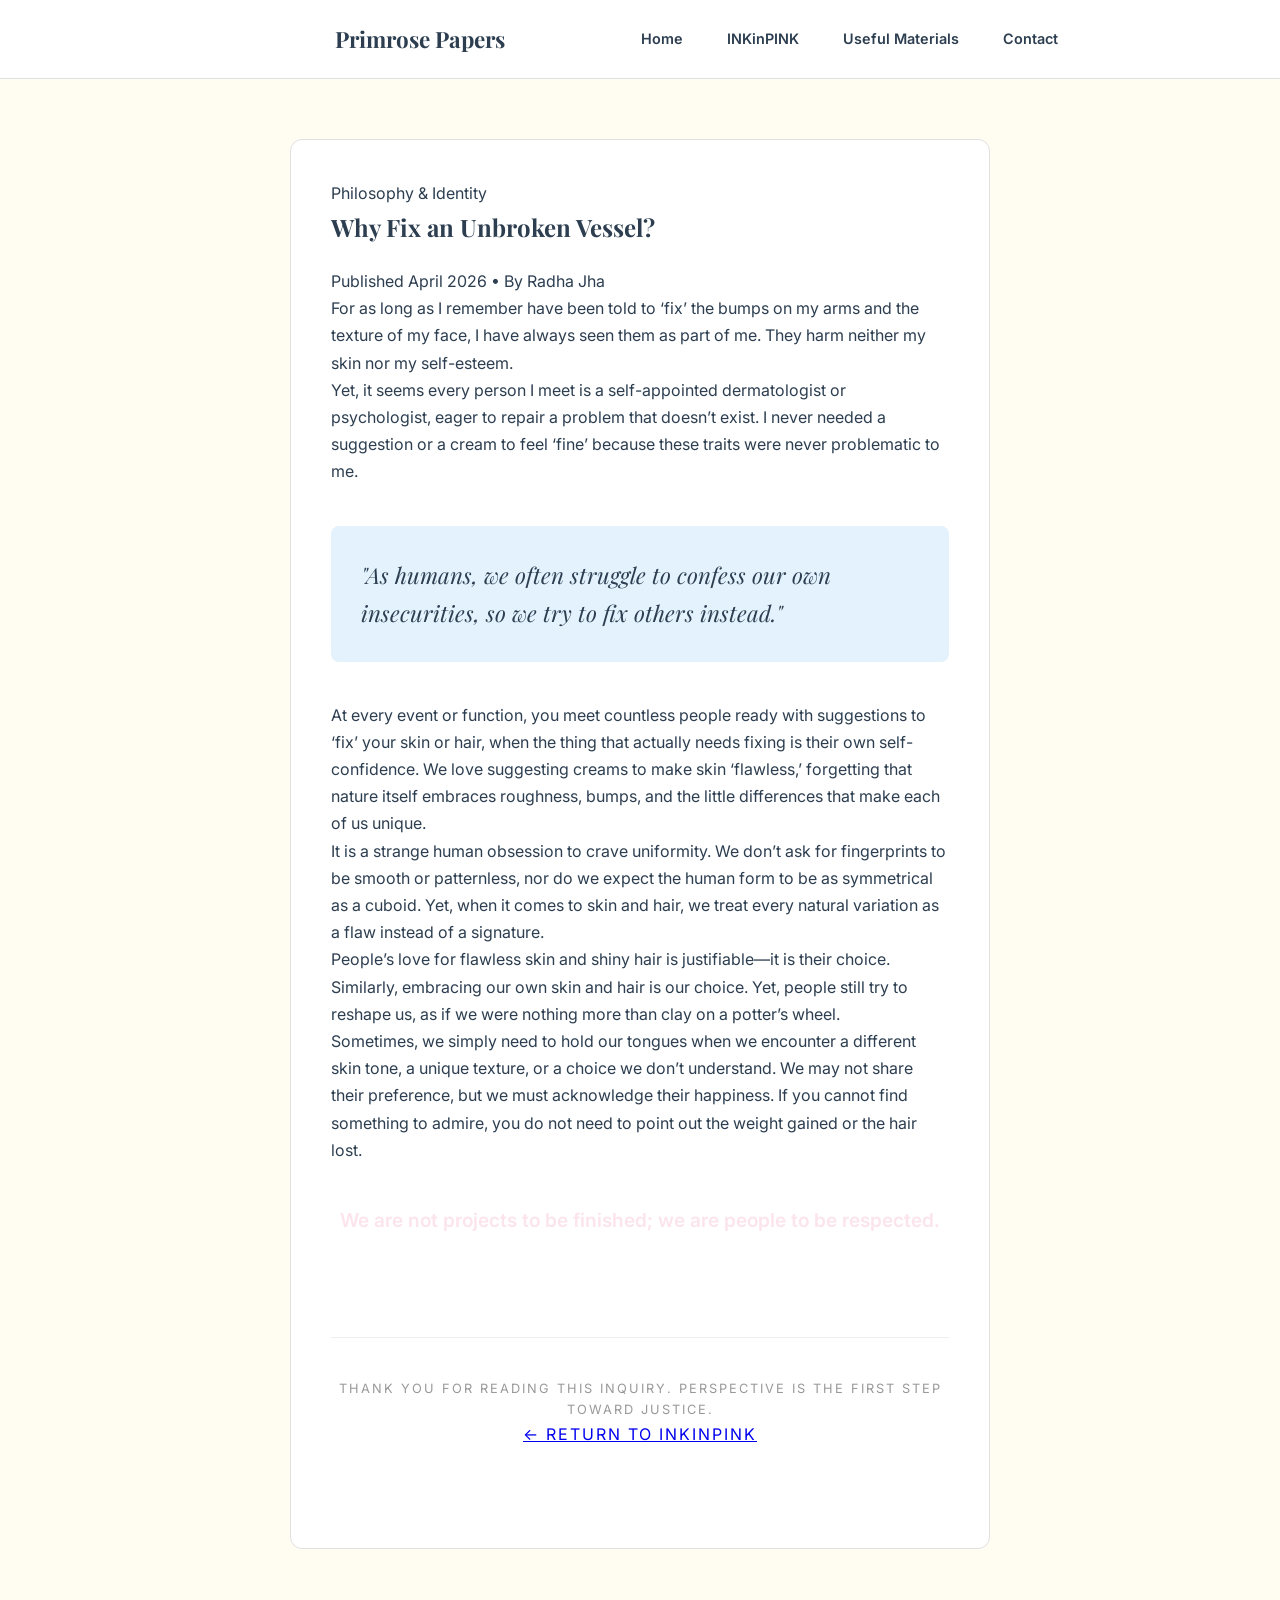
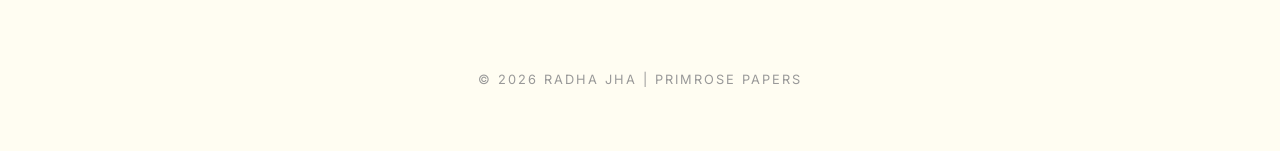
<file: articles/unbroken-vessel.html>
<!DOCTYPE html>
<html lang="en">
<head>
    <meta charset="UTF-8">
    <meta name="viewport" content="width=device-width, initial-scale=1.0">
    <title>Why Fix an Unbroken Vessel? | Primrose Papers</title>
    <link rel="stylesheet" href="../style.css">
    <link href="https://fonts.googleapis.com/css2?family=Playfair+Display:ital,wght@0,700;1,700&family=Inter:wght@300;400;600&display=swap" rel="stylesheet">
</head>
<body>

    <nav class="navbar">
        <div class="container"> <br>
            <a href="index.html" class="logo">Primrose Papers</a>
            <ul class="nav-links">
                <li><a href="../index.html">Home</a></li>
                <li><a href="../read-my-words.html" class="active">INKinPINK</a></li>
                <li><a href="../useful-materials.html">Useful Materials</a></li>
                <li><a href="../index.html#contact">Contact</a></li>
            </ul>
        </div>
    </nav>

    <article class="reading-container animate-in">
        <header class="article-header">
            <span class="category">Philosophy & Identity</span>
            <h1 class="italic-title">Why Fix an Unbroken Vessel?</h1>
            <p class="article-meta">Published April 2026 • By Radha Jha</p>
        </header>

        <div class="article-body">
            <p class="lead">
                For as long as I remember have been told to ‘fix’ the bumps on my arms and the texture of my face, I have always seen them as part of me. They harm neither my skin nor my self-esteem. 
            </p>

            <p>
                Yet, it seems every person I meet is a self-appointed dermatologist or psychologist, eager to repair a problem that doesn’t exist. I never needed a suggestion or a cream to feel ‘fine’ because these traits were never problematic to me.
            </p>

            <blockquote>
                "As humans, we often struggle to confess our own insecurities, so we try to fix others instead."
            </blockquote>

            <p>
                At every event or function, you meet countless people ready with suggestions to ‘fix’ your skin or hair, when the thing that actually needs fixing is their own self-confidence. We love suggesting creams to make skin ‘flawless,’ forgetting that nature itself embraces roughness, bumps, and the little differences that make each of us unique.
            </p>

            <p>
                It is a strange human obsession to crave uniformity. We don’t ask for fingerprints to be smooth or patternless, nor do we expect the human form to be as symmetrical as a cuboid. Yet, when it comes to skin and hair, we treat every natural variation as a flaw instead of a signature.
            </p>

            <p>
                People’s love for flawless skin and shiny hair is justifiable—it is their choice. Similarly, embracing our own skin and hair is our choice. Yet, people still try to reshape us, as if we were nothing more than clay on a potter’s wheel.
            </p>

            <p>
                Sometimes, we simply need to hold our tongues when we encounter a different skin tone, a unique texture, or a choice we don’t understand. We may not share their preference, but we must acknowledge their happiness. If you cannot find something to admire, you do not need to point out the weight gained or the hair lost. 
            </p>

            <p style="font-weight: 600; font-size: 1.2rem; color: var(--accent-pink); text-align: center; margin-top: 40px;">
                We are not projects to be finished; we are people to be respected.
            </p>
        </div>

        <footer class="article-footer">
            <hr style="border: 0; border-top: 1px solid #eee; margin: 40px 0;">
            <p>Thank you for reading this inquiry. Perspective is the first step toward justice.</p>
            <a href="../read-my-words.html" class="read-link" style="font-size: 1rem;">&larr; Return to Inkinpink</a>
        </footer>
    </article>

    <footer>
        <p>&copy; 2026 Radha Jha | Primrose Papers</p>
    </footer>

</body>
</html>
</file>
<file: style.css>
/* RADHA JHA | MASTER PASTEL THEME 2026
   Palette: Light Yellow, Soft Pink, Mist Blue
*/

:root {
    --bg-yellow: #fffdf2;      /* Light Primrose */
    --accent-pink: #fce4ec;    /* Pale Rose */
    --link-blue: #e3f2fd;      /* Mist Blue */
    --text-main: #2c3e50;      /* Slate Grey (for readability) */
    --border-color: #e0e0e0;
    --font-heading: 'Playfair Display', serif;
    --font-body: 'Inter', sans-serif;
}

/* --- Global Setup --- */
* {
    margin: 0;
    padding: 0;
    box-sizing: border-box;
}

body {
    font-family: var(--font-body);
    background-color: var(--bg-yellow);
    color: var(--text-main);
    line-height: 1.7;
    -webkit-font-smoothing: antialiased;
}

.container {
    max-width: 900px;
    margin: 0 auto;
    padding: 0 20px;
}

/* --- Navigation Fix (Stops the "sick" stacking) --- */
nav {
    background: #ffffff;
    padding: 20px 0;
    border-bottom: 1px solid var(--border-color);
    position: sticky;
    top: 0;
    z-index: 1000;
}

nav .container {
    display: flex;
    justify-content: space-between;
    align-items: center;
}

.logo {
    font-family: var(--font-heading);
    font-weight: 700;
    font-size: 1.4rem;
    text-decoration: none;
    color: var(--text-main);
}

.nav-links {
    display: flex;
    list-style: none;
    gap: 20px;
}

.nav-links a {
    text-decoration: none;
    color: var(--text-main);
    font-weight: 600;
    font-size: 0.9rem;
    padding: 8px 12px;
    border-radius: 4px;
    transition: 0.3s;
}

.nav-links a:hover {
    background: var(--accent-pink);
}

/* --- Boxed Link Logic (Auto-styles all lists) --- */
section ul, .article-list, .resource-list {
    list-style: none;
    display: grid;
    gap: 15px;
    margin-top: 30px;
}

/* Turns every list item into a colored box */
section ul li, .article-list a, .resource-list li {
    background: #ffffff;
    border: 1px solid var(--border-color);
    padding: 25px;
    border-radius: 8px;
    text-decoration: none;
    color: inherit;
    display: block;
    transition: all 0.3s cubic-bezier(0.25, 0.8, 0.25, 1);
}

section ul li:hover, .article-list a:hover, .resource-list li:hover {
    transform: translateY(-5px);
    border-color: #b0bec5;
    box-shadow: 0 10px 20px rgba(0,0,0,0.05);
}

/* Styles the Title inside the box */
section ul li a, .resource-link, .article-list h3 {
    font-family: var(--font-heading);
    font-size: 1.25rem;
    color: var(--text-main);
    display: block;
    margin-bottom: 8px;
    text-decoration: none;
}

/* Background colors for specific items (Optional logic) */
.resource-list li:nth-child(odd) { border-left: 6px solid var(--accent-pink); }
.resource-list li:nth-child(even) { border-left: 6px solid var(--link-blue); }

/* --- Typography & Reading --- */
h1, h2 {
    font-family: var(--font-heading);
    margin-bottom: 20px;
}

blockquote {
    margin: 40px 0;
    padding: 30px;
    background: var(--link-blue);
    border-radius: 8px;
    font-style: italic;
    font-family: var(--font-heading);
    font-size: 1.4rem;
}

.reading-container {
    max-width: 700px;
    margin: 60px auto;
    background: white;
    padding: 40px;
    border-radius: 12px;
    border: 1px solid var(--border-color);
}

/* --- Footer --- */
footer {
    text-align: center;
    padding: 60px 0;
    font-size: 0.8rem;
    color: #999;
    text-transform: uppercase;
    letter-spacing: 2px;
}

/* Mobile Responsiveness */
@media (max-width: 600px) {
    nav .container {
        flex-direction: column;
        gap: 15px;
    }
    .nav-links {
        gap: 10px;
        font-size: 0.8rem;
    }
}
</file>
